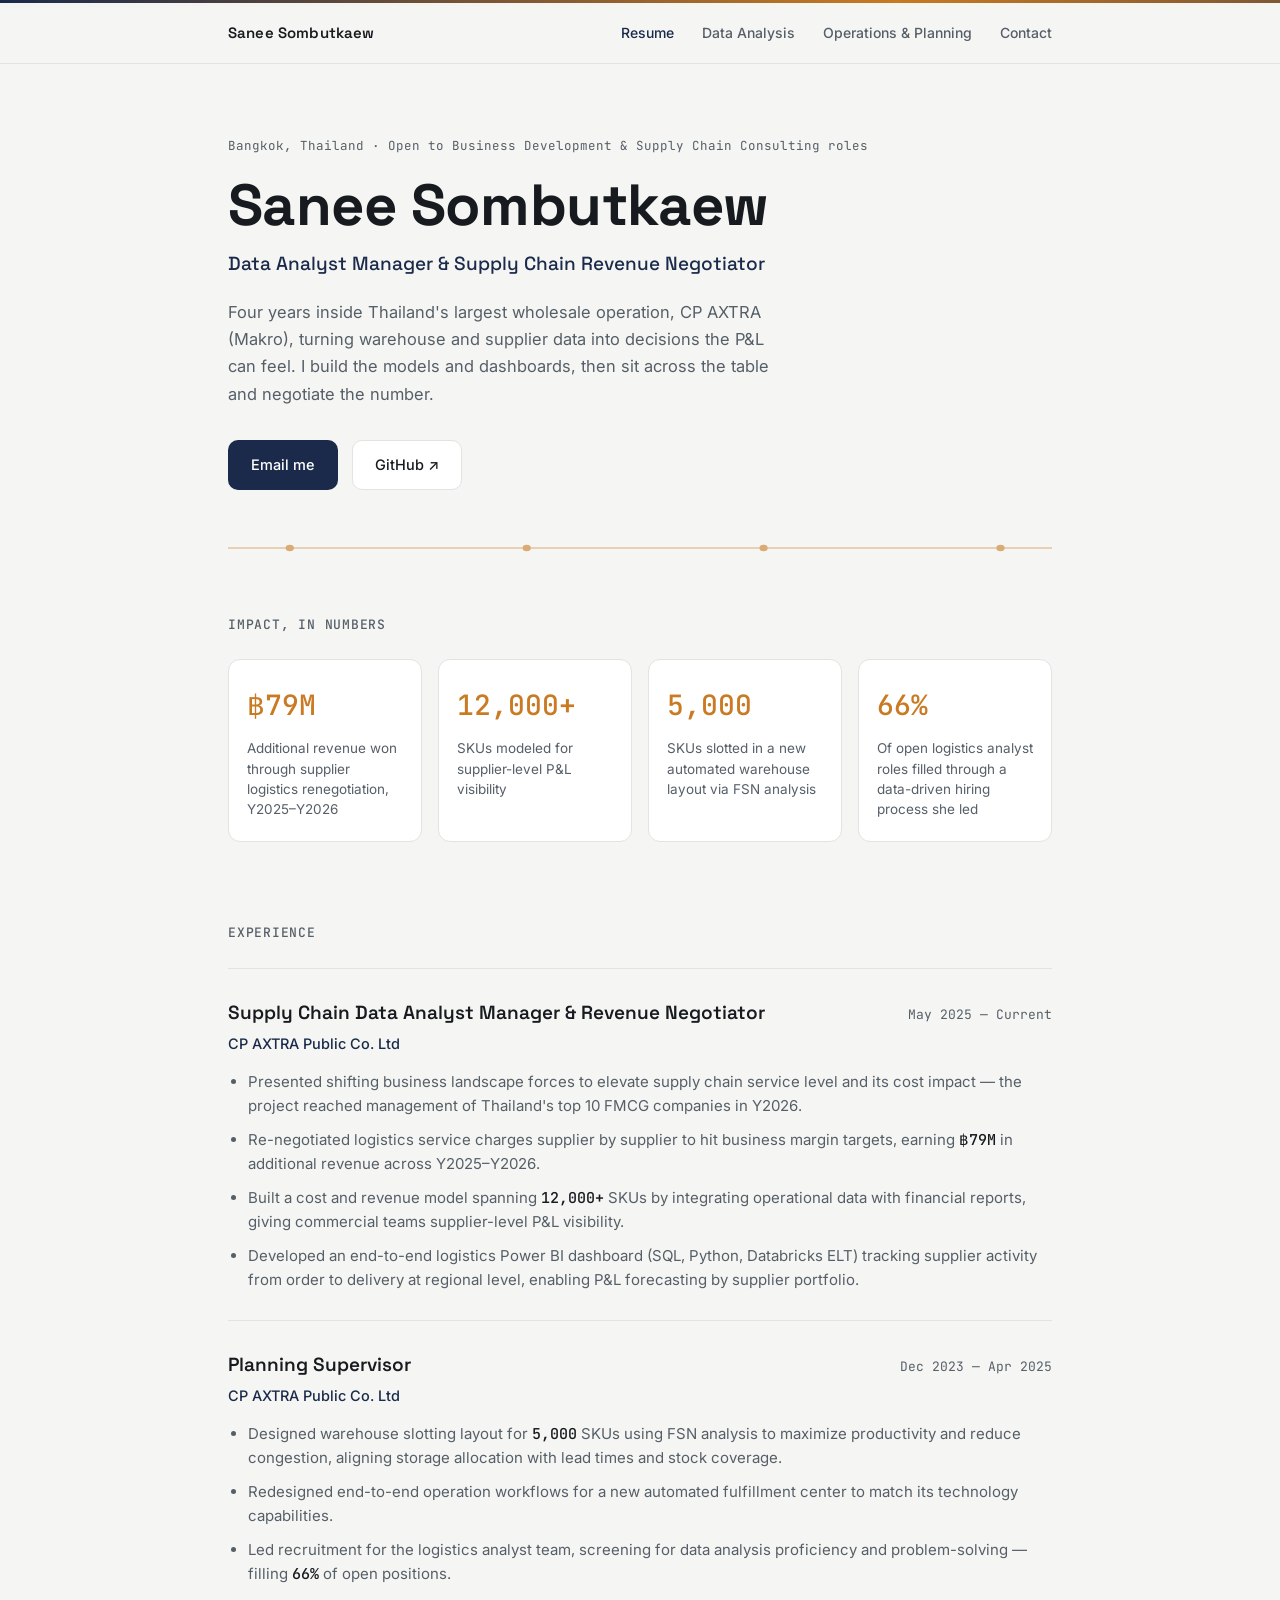
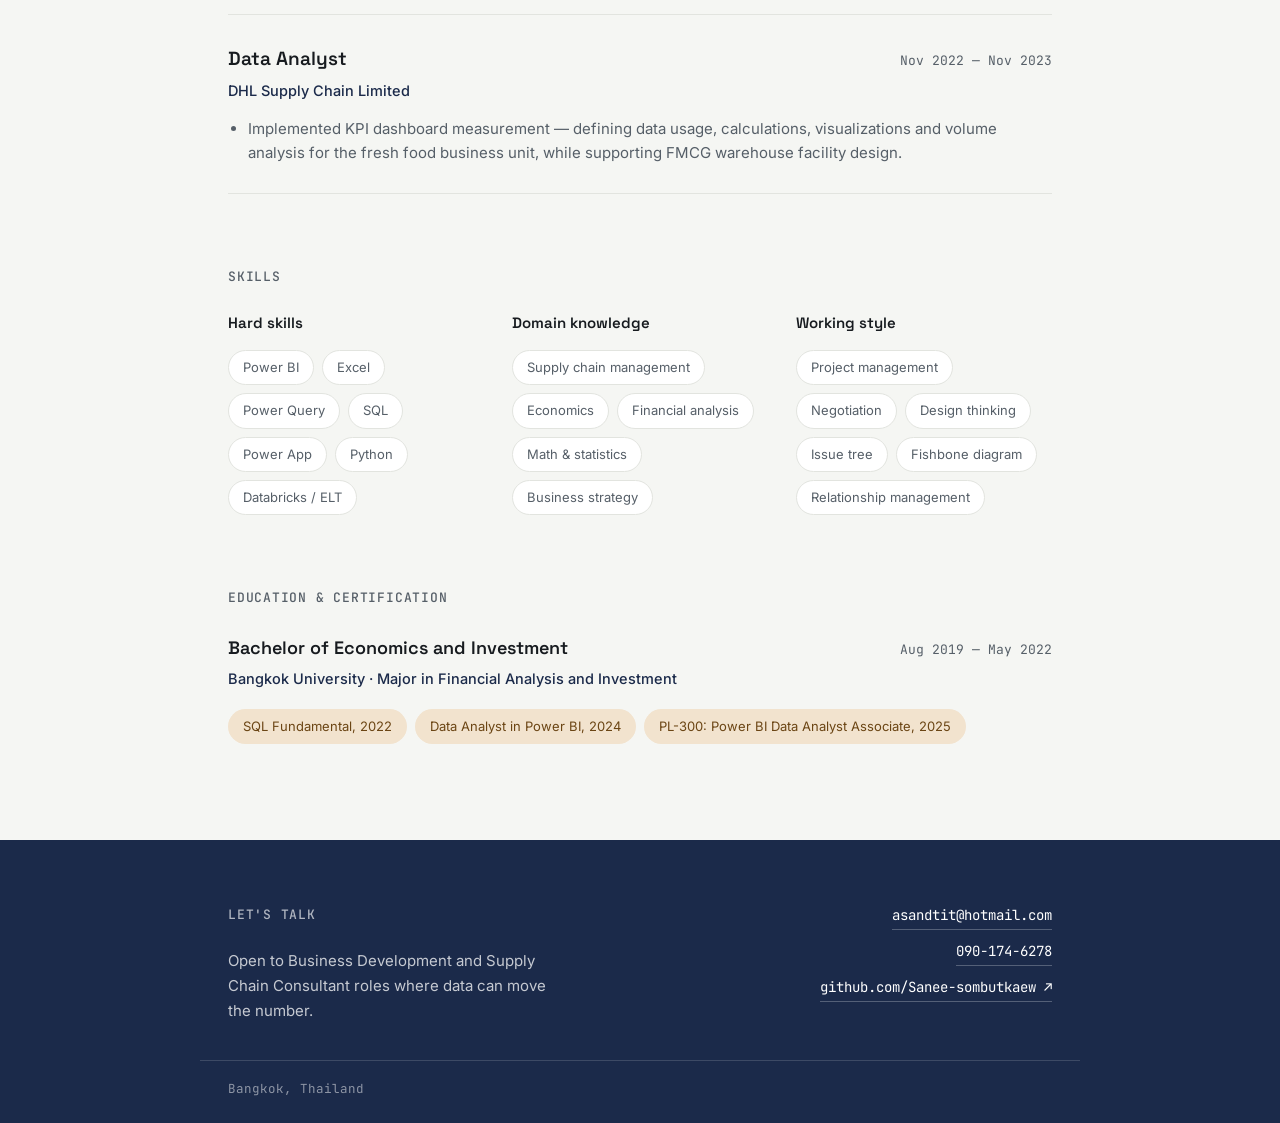
<file: index.html>
<!DOCTYPE html>
<html lang="en">
<head>
<meta charset="UTF-8">
<meta name="viewport" content="width=device-width, initial-scale=1.0">
<title>Sanee Sombutkaew — Data Analyst &amp; Supply Chain</title>
<meta name="description" content="Sanee Sombutkaew — Supply Chain Data Analyst Manager and Revenue Negotiator. Power BI, SQL, SCM.">
<link rel="preconnect" href="https://fonts.googleapis.com">
<link rel="preconnect" href="https://fonts.gstatic.com" crossorigin>
<link href="https://fonts.googleapis.com/css2?family=Space+Grotesk:wght@400;500;600;700&family=Inter:wght@400;500;600&family=JetBrains+Mono:wght@400;500&display=swap" rel="stylesheet">
<link rel="stylesheet" href="style.css">
</head>
<body>

<div class="flow-line" aria-hidden="true"></div>

<header class="nav">
  <div class="wrap nav-inner">
    <a class="nav-name" href="index.html">Sanee Sombutkaew</a>
    <button class="nav-toggle" id="navToggle" aria-label="Open menu" aria-expanded="false">
      <span></span><span></span><span></span>
    </button>
    <nav class="nav-links" id="navLinks">
      <a href="index.html" class="active">Resume</a>
      <a href="data-analysis.html">Data Analysis</a>
      <a href="operations-planning.html">Operations &amp; Planning</a>
      <a href="index.html#contact">Contact</a>
    </nav>
  </div>
</header>

<main>

  <!-- HERO -->
  <section class="hero wrap">
    <p class="eyebrow">Bangkok, Thailand · Open to Business Development &amp; Supply Chain Consulting roles</p>
    <h1>Sanee Sombutkaew</h1>
    <p class="role">Data Analyst Manager &amp; Supply Chain Revenue Negotiator</p>
    <p class="hero-bio">
      Four years inside Thailand's largest wholesale operation, CP AXTRA (Makro), turning warehouse and
      supplier data into decisions the P&amp;L can feel. I build the models and dashboards, then sit across
      the table and negotiate the number.
    </p>
    <div class="hero-actions">
      <a class="btn btn-primary" href="mailto:asandtit@hotmail.com">Email me</a>
      <a class="btn btn-ghost" href="https://github.com/Sanee-sombutkaew" target="_blank" rel="noopener">GitHub ↗</a>
    </div>
  </section>

  <div class="flow-divider" role="presentation">
    <svg viewBox="0 0 800 24" preserveAspectRatio="none" aria-hidden="true">
      <line x1="0" y1="12" x2="800" y2="12" stroke="currentColor" stroke-width="1"/>
      <circle cx="60" cy="12" r="4" fill="currentColor"/>
      <circle cx="290" cy="12" r="4" fill="currentColor"/>
      <circle cx="520" cy="12" r="4" fill="currentColor"/>
      <circle cx="750" cy="12" r="4" fill="currentColor"/>
    </svg>
  </div>

  <!-- IMPACT / STATS -->
  <section class="stats wrap" id="work">
    <h2 class="section-label">Impact, in numbers</h2>
    <div class="stat-grid">
      <div class="stat-card">
        <span class="stat-num">฿79M</span>
        <span class="stat-desc">Additional revenue won through supplier logistics renegotiation, Y2025–Y2026</span>
      </div>
      <div class="stat-card">
        <span class="stat-num">12,000+</span>
        <span class="stat-desc">SKUs modeled for supplier-level P&amp;L visibility</span>
      </div>
      <div class="stat-card">
        <span class="stat-num">5,000</span>
        <span class="stat-desc">SKUs slotted in a new automated warehouse layout via FSN analysis</span>
      </div>
      <div class="stat-card">
        <span class="stat-num">66%</span>
        <span class="stat-desc">Of open logistics analyst roles filled through a data-driven hiring process she led</span>
      </div>
    </div>
  </section>

  <!-- EXPERIENCE -->
  <section class="experience wrap" id="experience">
    <h2 class="section-label">Experience</h2>

    <article class="job">
      <div class="job-head">
        <div>
          <h3>Supply Chain Data Analyst Manager &amp; Revenue Negotiator</h3>
          <p class="job-company">CP AXTRA Public Co. Ltd</p>
        </div>
        <span class="job-date">May 2025 — Current</span>
      </div>
      <ul class="job-list">
        <li>Presented shifting business landscape forces to elevate supply chain service level and its cost impact — the project reached management of Thailand's top 10 FMCG companies in Y2026.</li>
        <li>Re-negotiated logistics service charges supplier by supplier to hit business margin targets, earning <span class="mono">฿79M</span> in additional revenue across Y2025–Y2026.</li>
        <li>Built a cost and revenue model spanning <span class="mono">12,000+</span> SKUs by integrating operational data with financial reports, giving commercial teams supplier-level P&amp;L visibility.</li>
        <li>Developed an end-to-end logistics Power BI dashboard (SQL, Python, Databricks ELT) tracking supplier activity from order to delivery at regional level, enabling P&amp;L forecasting by supplier portfolio.</li>
      </ul>
    </article>

    <article class="job">
      <div class="job-head">
        <div>
          <h3>Planning Supervisor</h3>
          <p class="job-company">CP AXTRA Public Co. Ltd</p>
        </div>
        <span class="job-date">Dec 2023 — Apr 2025</span>
      </div>
      <ul class="job-list">
        <li>Designed warehouse slotting layout for <span class="mono">5,000</span> SKUs using FSN analysis to maximize productivity and reduce congestion, aligning storage allocation with lead times and stock coverage.</li>
        <li>Redesigned end-to-end operation workflows for a new automated fulfillment center to match its technology capabilities.</li>
        <li>Led recruitment for the logistics analyst team, screening for data analysis proficiency and problem-solving — filling <span class="mono">66%</span> of open positions.</li>
      </ul>
    </article>

    <article class="job">
      <div class="job-head">
        <div>
          <h3>Data Analyst</h3>
          <p class="job-company">DHL Supply Chain Limited</p>
        </div>
        <span class="job-date">Nov 2022 — Nov 2023</span>
      </div>
      <ul class="job-list">
        <li>Implemented KPI dashboard measurement — defining data usage, calculations, visualizations and volume analysis for the fresh food business unit, while supporting FMCG warehouse facility design.</li>
      </ul>
    </article>
  </section>

  <!-- SKILLS -->
  <section class="skills wrap" id="skills">
    <h2 class="section-label">Skills</h2>
    <div class="skills-grid">
      <div class="skill-group">
        <h4>Hard skills</h4>
        <div class="tags">
          <span class="tag">Power BI</span>
          <span class="tag">Excel</span>
          <span class="tag">Power Query</span>
          <span class="tag">SQL</span>
          <span class="tag">Power App</span>
          <span class="tag">Python</span>
          <span class="tag">Databricks / ELT</span>
        </div>
      </div>
      <div class="skill-group">
        <h4>Domain knowledge</h4>
        <div class="tags">
          <span class="tag">Supply chain management</span>
          <span class="tag">Economics</span>
          <span class="tag">Financial analysis</span>
          <span class="tag">Math &amp; statistics</span>
          <span class="tag">Business strategy</span>
        </div>
      </div>
      <div class="skill-group">
        <h4>Working style</h4>
        <div class="tags">
          <span class="tag">Project management</span>
          <span class="tag">Negotiation</span>
          <span class="tag">Design thinking</span>
          <span class="tag">Issue tree</span>
          <span class="tag">Fishbone diagram</span>
          <span class="tag">Relationship management</span>
        </div>
      </div>
    </div>
  </section>

  <!-- EDUCATION -->
  <section class="education wrap">
    <h2 class="section-label">Education &amp; certification</h2>
    <div class="edu-row">
      <div>
        <h3>Bachelor of Economics and Investment</h3>
        <p class="job-company">Bangkok University · Major in Financial Analysis and Investment</p>
      </div>
      <span class="job-date">Aug 2019 — May 2022</span>
    </div>
    <div class="tags cert-tags">
      <span class="tag">SQL Fundamental, 2022</span>
      <span class="tag">Data Analyst in Power BI, 2024</span>
      <span class="tag">PL-300: Power BI Data Analyst Associate, 2025</span>
    </div>
  </section>

</main>

<footer class="footer" id="contact">
  <div class="wrap footer-inner">
    <div>
      <h2 class="section-label light">Let's talk</h2>
      <p class="footer-text">Open to Business Development and Supply Chain Consultant roles where data can move the number.</p>
    </div>
    <div class="footer-links">
      <a href="mailto:asandtit@hotmail.com">asandtit@hotmail.com</a>
      <a href="tel:0901746278">090-174-6278</a>
      <a href="https://github.com/Sanee-sombutkaew" target="_blank" rel="noopener">github.com/Sanee-sombutkaew ↗</a>
    </div>
  </div>
  <p class="footer-bottom wrap">Bangkok, Thailand</p>
</footer>

<script src="script.js"></script>
</body>
</html>
</file>
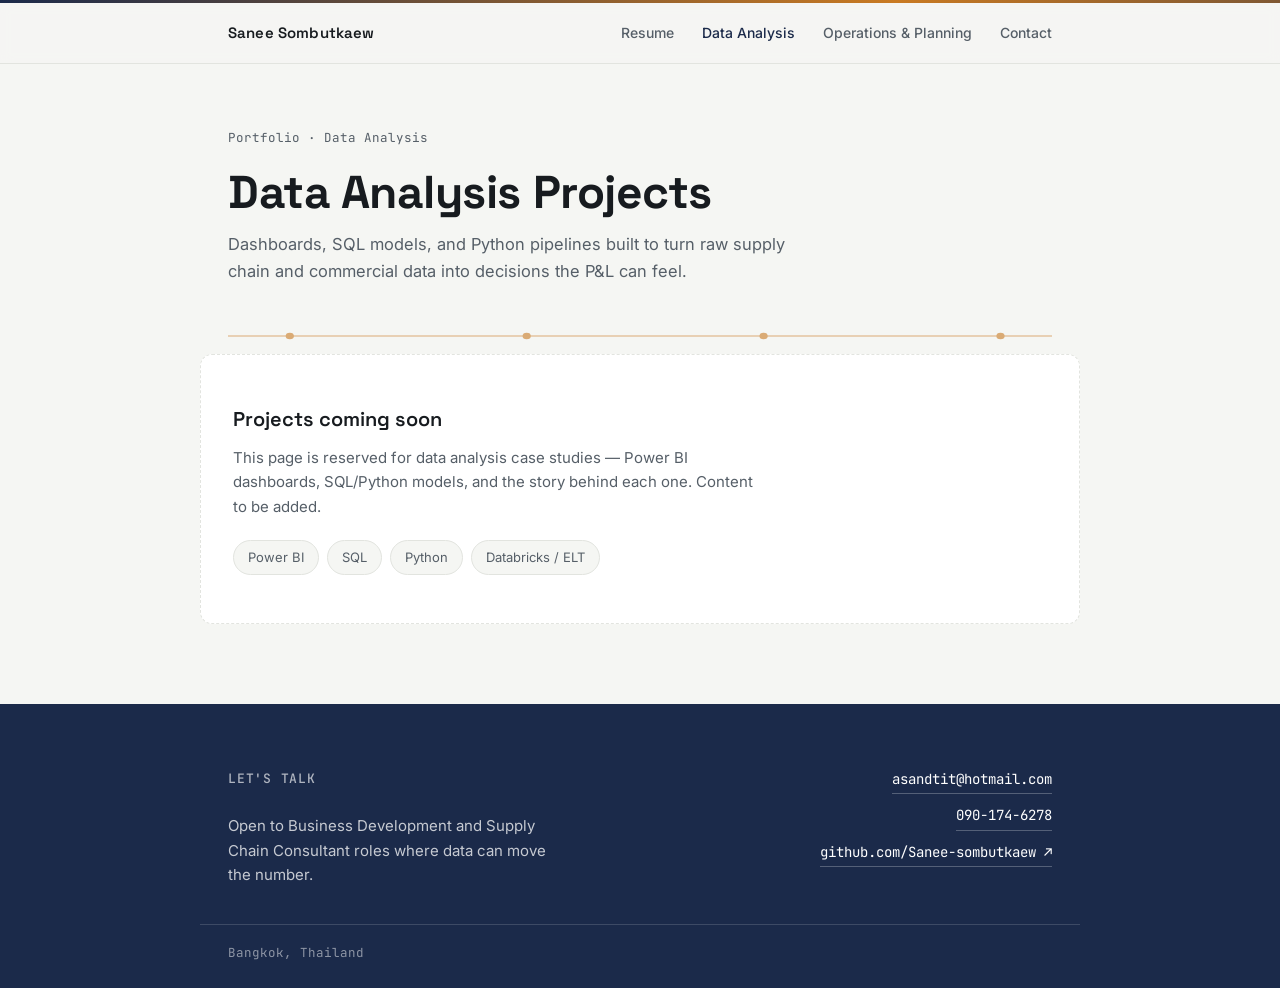
<file: data-analysis.html>
<!DOCTYPE html>
<html lang="en">
<head>
<meta charset="UTF-8">
<meta name="viewport" content="width=device-width, initial-scale=1.0">
<title>Data Analysis Projects — Sanee Sombutkaew</title>
<meta name="description" content="Data analysis projects by Sanee Sombutkaew — Power BI, SQL, Python, Databricks.">
<link rel="preconnect" href="https://fonts.googleapis.com">
<link rel="preconnect" href="https://fonts.gstatic.com" crossorigin>
<link href="https://fonts.googleapis.com/css2?family=Space+Grotesk:wght@400;500;600;700&family=Inter:wght@400;500;600&family=JetBrains+Mono:wght@400;500&display=swap" rel="stylesheet">
<link rel="stylesheet" href="style.css">
</head>
<body>

<div class="flow-line" aria-hidden="true"></div>

<header class="nav">
  <div class="wrap nav-inner">
    <a class="nav-name" href="index.html">Sanee Sombutkaew</a>
    <button class="nav-toggle" id="navToggle" aria-label="Open menu" aria-expanded="false">
      <span></span><span></span><span></span>
    </button>
    <nav class="nav-links" id="navLinks">
      <a href="index.html">Resume</a>
      <a href="data-analysis.html" class="active">Data Analysis</a>
      <a href="operations-planning.html">Operations &amp; Planning</a>
      <a href="index.html#contact">Contact</a>
    </nav>
  </div>
</header>

<main>

  <!-- HERO -->
  <section class="project-hero wrap">
    <p class="eyebrow">Portfolio · Data Analysis</p>
    <h1>Data Analysis Projects</h1>
    <p class="hero-bio">
      Dashboards, SQL models, and Python pipelines built to turn raw supply chain and
      commercial data into decisions the P&amp;L can feel.
    </p>
  </section>

  <div class="flow-divider" role="presentation">
    <svg viewBox="0 0 800 24" preserveAspectRatio="none" aria-hidden="true">
      <line x1="0" y1="12" x2="800" y2="12" stroke="currentColor" stroke-width="1"/>
      <circle cx="60" cy="12" r="4" fill="currentColor"/>
      <circle cx="290" cy="12" r="4" fill="currentColor"/>
      <circle cx="520" cy="12" r="4" fill="currentColor"/>
      <circle cx="750" cy="12" r="4" fill="currentColor"/>
    </svg>
  </div>

  <!-- PLACEHOLDER: project cards go here -->
  <section class="placeholder-panel">
    <h2>Projects coming soon</h2>
    <p>This page is reserved for data analysis case studies — Power BI dashboards, SQL/Python models, and the story behind each one. Content to be added.</p>
    <div class="tags">
      <span class="tag">Power BI</span>
      <span class="tag">SQL</span>
      <span class="tag">Python</span>
      <span class="tag">Databricks / ELT</span>
    </div>
  </section>

</main>

<footer class="footer">
  <div class="wrap footer-inner">
    <div>
      <h2 class="section-label light">Let's talk</h2>
      <p class="footer-text">Open to Business Development and Supply Chain Consultant roles where data can move the number.</p>
    </div>
    <div class="footer-links">
      <a href="mailto:asandtit@hotmail.com">asandtit@hotmail.com</a>
      <a href="tel:0901746278">090-174-6278</a>
      <a href="https://github.com/Sanee-sombutkaew" target="_blank" rel="noopener">github.com/Sanee-sombutkaew ↗</a>
    </div>
  </div>
  <p class="footer-bottom wrap">Bangkok, Thailand</p>
</footer>

<script src="script.js"></script>
</body>
</html>
</file>
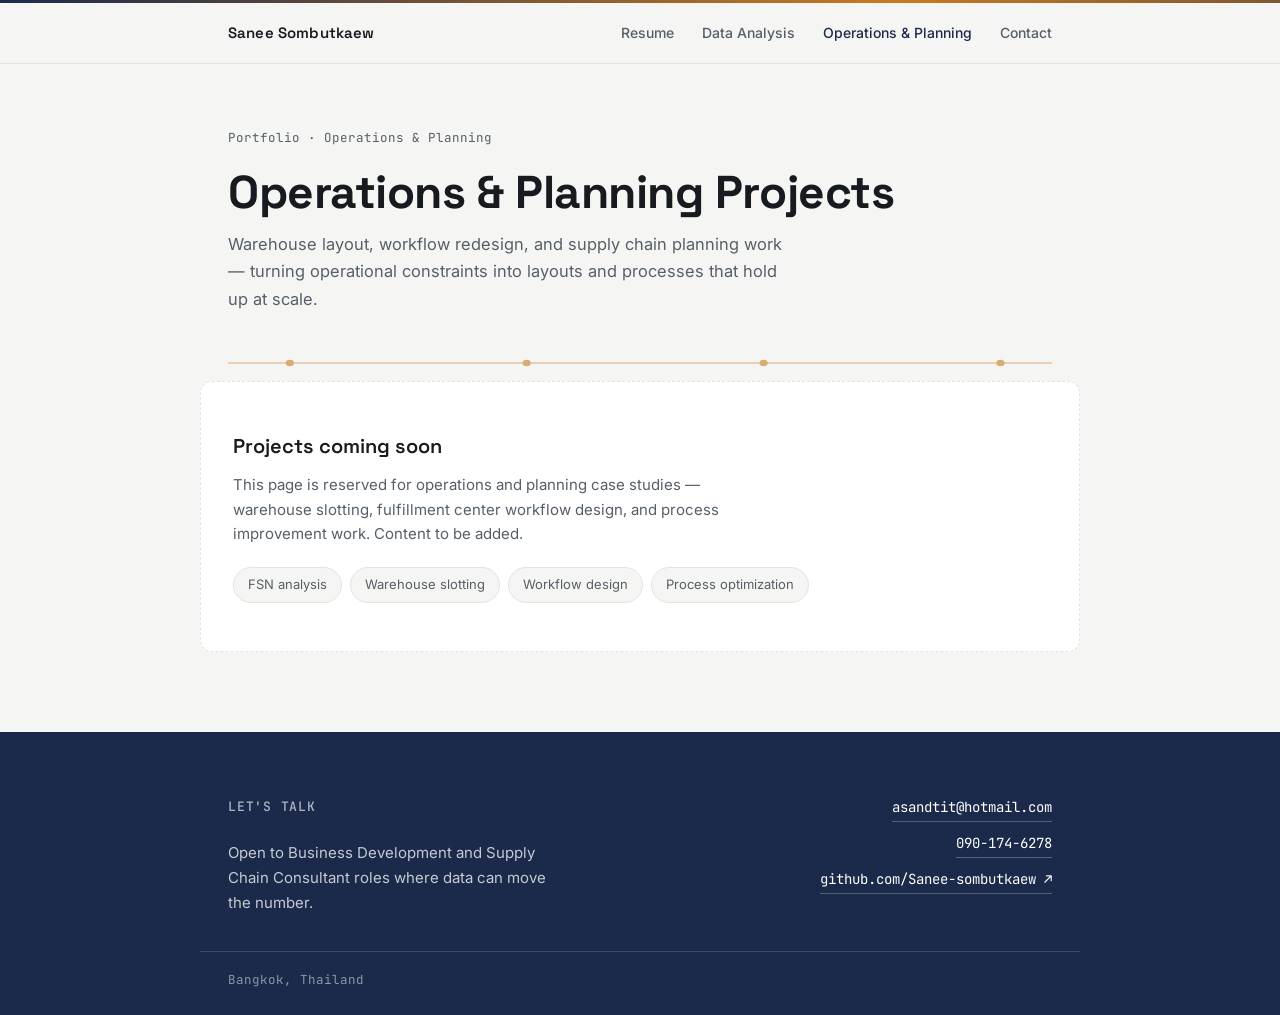
<file: operations-planning.html>
<!DOCTYPE html>
<html lang="en">
<head>
<meta charset="UTF-8">
<meta name="viewport" content="width=device-width, initial-scale=1.0">
<title>Operations &amp; Planning Projects — Sanee Sombutkaew</title>
<meta name="description" content="Operations and planning projects by Sanee Sombutkaew — warehouse slotting, workflow design, supply chain planning.">
<link rel="preconnect" href="https://fonts.googleapis.com">
<link rel="preconnect" href="https://fonts.gstatic.com" crossorigin>
<link href="https://fonts.googleapis.com/css2?family=Space+Grotesk:wght@400;500;600;700&family=Inter:wght@400;500;600&family=JetBrains+Mono:wght@400;500&display=swap" rel="stylesheet">
<link rel="stylesheet" href="style.css">
</head>
<body>

<div class="flow-line" aria-hidden="true"></div>

<header class="nav">
  <div class="wrap nav-inner">
    <a class="nav-name" href="index.html">Sanee Sombutkaew</a>
    <button class="nav-toggle" id="navToggle" aria-label="Open menu" aria-expanded="false">
      <span></span><span></span><span></span>
    </button>
    <nav class="nav-links" id="navLinks">
      <a href="index.html">Resume</a>
      <a href="data-analysis.html">Data Analysis</a>
      <a href="operations-planning.html" class="active">Operations &amp; Planning</a>
      <a href="index.html#contact">Contact</a>
    </nav>
  </div>
</header>

<main>

  <!-- HERO -->
  <section class="project-hero wrap">
    <p class="eyebrow">Portfolio · Operations &amp; Planning</p>
    <h1>Operations &amp; Planning Projects</h1>
    <p class="hero-bio">
      Warehouse layout, workflow redesign, and supply chain planning work — turning operational
      constraints into layouts and processes that hold up at scale.
    </p>
  </section>

  <div class="flow-divider" role="presentation">
    <svg viewBox="0 0 800 24" preserveAspectRatio="none" aria-hidden="true">
      <line x1="0" y1="12" x2="800" y2="12" stroke="currentColor" stroke-width="1"/>
      <circle cx="60" cy="12" r="4" fill="currentColor"/>
      <circle cx="290" cy="12" r="4" fill="currentColor"/>
      <circle cx="520" cy="12" r="4" fill="currentColor"/>
      <circle cx="750" cy="12" r="4" fill="currentColor"/>
    </svg>
  </div>

  <!-- PLACEHOLDER: project cards go here -->
  <section class="placeholder-panel">
    <h2>Projects coming soon</h2>
    <p>This page is reserved for operations and planning case studies — warehouse slotting, fulfillment center workflow design, and process improvement work. Content to be added.</p>
    <div class="tags">
      <span class="tag">FSN analysis</span>
      <span class="tag">Warehouse slotting</span>
      <span class="tag">Workflow design</span>
      <span class="tag">Process optimization</span>
    </div>
  </section>

</main>

<footer class="footer">
  <div class="wrap footer-inner">
    <div>
      <h2 class="section-label light">Let's talk</h2>
      <p class="footer-text">Open to Business Development and Supply Chain Consultant roles where data can move the number.</p>
    </div>
    <div class="footer-links">
      <a href="mailto:asandtit@hotmail.com">asandtit@hotmail.com</a>
      <a href="tel:0901746278">090-174-6278</a>
      <a href="https://github.com/Sanee-sombutkaew" target="_blank" rel="noopener">github.com/Sanee-sombutkaew ↗</a>
    </div>
  </div>
  <p class="footer-bottom wrap">Bangkok, Thailand</p>
</footer>

<script src="script.js"></script>
</body>
</html>
</file>
<file: style.css>
:root {
  --bg: #F5F6F3;
  --surface: #FFFFFF;
  --ink: #171B1F;
  --ink-soft: #565F68;
  --border: #E2E4DF;
  --navy: #1B2A4A;
  --amber: #C97A22;
  --amber-soft: #F2E3CE;
  --radius: 10px;
  --max: 880px;
  --font-display: 'Space Grotesk', sans-serif;
  --font-body: 'Inter', sans-serif;
  --font-mono: 'JetBrains Mono', monospace;
}

* { box-sizing: border-box; }

html { scroll-behavior: smooth; }

@media (prefers-reduced-motion: reduce) {
  html { scroll-behavior: auto; }
  * { animation: none !important; transition: none !important; }
}

body {
  margin: 0;
  background: var(--bg);
  color: var(--ink);
  font-family: var(--font-body);
  font-size: 16px;
  line-height: 1.65;
  -webkit-font-smoothing: antialiased;
}

.wrap {
  max-width: var(--max);
  margin: 0 auto;
  padding: 0 28px;
}

/* Signature top flow bar */
.flow-line {
  height: 3px;
  width: 100%;
  background: linear-gradient(90deg, var(--navy) 0%, var(--amber) 35%, var(--navy) 70%, var(--amber) 100%);
  background-size: 200% 100%;
  animation: flow 8s linear infinite;
}
@keyframes flow {
  from { background-position: 0% 0; }
  to { background-position: 200% 0; }
}

/* Nav */
.nav {
  position: sticky;
  top: 0;
  background: rgba(245, 246, 243, 0.9);
  backdrop-filter: blur(6px);
  border-bottom: 0.5px solid var(--border);
  z-index: 20;
}
.nav-inner {
  display: flex;
  align-items: center;
  justify-content: space-between;
  height: 60px;
}
.nav-name {
  font-family: var(--font-display);
  font-weight: 600;
  font-size: 15px;
  letter-spacing: 0.01em;
  color: var(--ink);
  text-decoration: none;
}
.nav-links {
  display: flex;
  align-items: center;
  gap: 28px;
}
.nav-links a {
  color: var(--ink-soft);
  text-decoration: none;
  font-size: 14px;
  font-weight: 500;
  transition: color 0.15s ease;
}
.nav-links a:hover,
.nav-links a:focus-visible {
  color: var(--navy);
}
.nav-links a.active {
  color: var(--navy);
}
.nav-toggle {
  display: none;
  flex-direction: column;
  gap: 5px;
  background: none;
  border: none;
  cursor: pointer;
  padding: 8px;
}
.nav-toggle span {
  width: 20px;
  height: 2px;
  background: var(--ink);
}

/* Hero */
.hero {
  padding: 72px 28px 48px;
}
.eyebrow {
  font-family: var(--font-mono);
  font-size: 12.5px;
  color: var(--ink-soft);
  text-transform: none;
  margin: 0 0 18px;
}
.hero h1 {
  font-family: var(--font-display);
  font-size: clamp(38px, 6vw, 58px);
  font-weight: 700;
  line-height: 1.05;
  margin: 0 0 12px;
  letter-spacing: -0.01em;
}
.role {
  font-family: var(--font-display);
  font-size: 19px;
  font-weight: 500;
  color: var(--navy);
  margin: 0 0 20px;
}
.hero-bio {
  max-width: 560px;
  color: var(--ink-soft);
  font-size: 16.5px;
  margin: 0 0 32px;
}
.hero-actions {
  display: flex;
  gap: 14px;
  flex-wrap: wrap;
}
.btn {
  display: inline-flex;
  align-items: center;
  padding: 12px 22px;
  border-radius: var(--radius);
  font-family: var(--font-body);
  font-size: 14.5px;
  font-weight: 500;
  text-decoration: none;
  border: 1px solid transparent;
  transition: transform 0.12s ease, background 0.15s ease;
}
.btn:hover { transform: translateY(-1px); }
.btn-primary {
  background: var(--navy);
  color: #fff;
}
.btn-primary:hover { background: #16233c; }
.btn-ghost {
  border-color: var(--border);
  color: var(--ink);
  background: var(--surface);
}
.btn-ghost:hover { border-color: var(--navy); }

/* Flow divider between sections */
.flow-divider {
  color: var(--border);
  max-width: var(--max);
  margin: 0 auto;
  padding: 0 28px;
}
.flow-divider svg {
  width: 100%;
  height: 20px;
  display: block;
  color: var(--amber);
  opacity: 0.6;
}

/* Section labels */
.section-label {
  font-family: var(--font-mono);
  font-size: 13px;
  font-weight: 500;
  color: var(--ink-soft);
  text-transform: uppercase;
  letter-spacing: 0.06em;
  margin: 0 0 24px;
}
.section-label.light { color: rgba(255,255,255,0.65); }

/* Stats */
.stats { padding: 56px 28px 16px; }
.stat-grid {
  display: grid;
  grid-template-columns: repeat(4, minmax(0, 1fr));
  gap: 16px;
}
.stat-card {
  background: var(--surface);
  border: 0.5px solid var(--border);
  border-radius: 12px;
  padding: 22px 18px;
  display: flex;
  flex-direction: column;
  gap: 10px;
}
.stat-num {
  font-family: var(--font-mono);
  font-size: 28px;
  font-weight: 500;
  color: var(--amber);
}
.stat-desc {
  font-size: 13.5px;
  color: var(--ink-soft);
  line-height: 1.5;
}

/* Experience */
.experience { padding: 64px 28px; }
.job {
  padding: 28px 0;
  border-top: 0.5px solid var(--border);
}
.job:last-child { border-bottom: 0.5px solid var(--border); }
.job-head {
  display: flex;
  justify-content: space-between;
  align-items: baseline;
  gap: 16px;
  margin-bottom: 14px;
  flex-wrap: wrap;
}
.job-head h3 {
  font-family: var(--font-display);
  font-size: 19px;
  font-weight: 600;
  margin: 0 0 4px;
}
.job-company {
  margin: 0;
  color: var(--navy);
  font-size: 14.5px;
  font-weight: 500;
}
.job-date {
  font-family: var(--font-mono);
  font-size: 13px;
  color: var(--ink-soft);
  white-space: nowrap;
}
.job-list {
  margin: 0;
  padding-left: 20px;
  display: flex;
  flex-direction: column;
  gap: 10px;
}
.job-list li {
  color: var(--ink-soft);
  font-size: 15px;
  line-height: 1.6;
}
.mono {
  font-family: var(--font-mono);
  color: var(--ink);
  font-weight: 500;
}

/* Skills */
.skills { padding: 8px 28px 64px; }
.skills-grid {
  display: grid;
  grid-template-columns: repeat(3, minmax(0, 1fr));
  gap: 28px;
}
.skill-group h4 {
  font-family: var(--font-display);
  font-size: 15px;
  font-weight: 600;
  margin: 0 0 14px;
}
.tags {
  display: flex;
  flex-wrap: wrap;
  gap: 8px;
}
.tag {
  background: var(--surface);
  border: 0.5px solid var(--border);
  border-radius: 999px;
  padding: 6px 14px;
  font-size: 13px;
  color: var(--ink-soft);
}

/* Education */
.education { padding: 8px 28px 72px; }
.edu-row {
  display: flex;
  justify-content: space-between;
  align-items: baseline;
  flex-wrap: wrap;
  gap: 16px;
  margin-bottom: 18px;
}
.edu-row h3 {
  font-family: var(--font-display);
  font-size: 18px;
  font-weight: 600;
  margin: 0 0 4px;
}
.cert-tags .tag { background: var(--amber-soft); border-color: transparent; color: #6b4514; }

/* Project landing pages (data analysis / operations & planning) */
.project-hero {
  padding: 64px 28px 40px;
}
.project-hero h1 {
  font-family: var(--font-display);
  font-size: clamp(32px, 5vw, 46px);
  font-weight: 700;
  line-height: 1.1;
  margin: 0 0 14px;
  letter-spacing: -0.01em;
}
.project-hero .hero-bio { margin-bottom: 0; }

.placeholder-panel {
  margin: 8px 28px 80px;
  max-width: var(--max);
  margin-left: auto;
  margin-right: auto;
  background: var(--surface);
  border: 0.5px dashed var(--border);
  border-radius: 12px;
  padding: 48px 32px;
  text-align: left;
}
.placeholder-panel h2 {
  font-family: var(--font-display);
  font-size: 20px;
  font-weight: 600;
  margin: 0 0 10px;
}
.placeholder-panel p {
  color: var(--ink-soft);
  font-size: 15px;
  margin: 0 0 20px;
  max-width: 520px;
}
.placeholder-panel .tag { background: var(--bg); }

/* Footer */
.footer {
  background: var(--navy);
  color: #fff;
  padding: 64px 28px 24px;
  margin-top: 24px;
}
.footer-inner {
  display: flex;
  justify-content: space-between;
  gap: 32px;
  flex-wrap: wrap;
  padding-bottom: 36px;
}
.footer-text {
  color: rgba(255,255,255,0.75);
  max-width: 340px;
  margin: 0;
  font-size: 15px;
}
.footer-links {
  display: flex;
  flex-direction: column;
  gap: 10px;
  align-items: flex-end;
}
.footer-links a {
  color: #fff;
  text-decoration: none;
  font-family: var(--font-mono);
  font-size: 14px;
  border-bottom: 1px solid rgba(255,255,255,0.25);
  padding-bottom: 2px;
}
.footer-links a:hover { border-color: var(--amber); color: var(--amber); }
.footer-bottom {
  border-top: 0.5px solid rgba(255,255,255,0.15);
  padding-top: 18px;
  font-size: 12.5px;
  color: rgba(255,255,255,0.5);
  font-family: var(--font-mono);
}

/* Responsive */
@media (max-width: 760px) {
  .stat-grid { grid-template-columns: repeat(2, minmax(0, 1fr)); }
  .skills-grid { grid-template-columns: 1fr; }
  .nav-links {
    position: absolute;
    top: 60px;
    left: 0;
    right: 0;
    background: var(--bg);
    border-bottom: 0.5px solid var(--border);
    flex-direction: column;
    align-items: flex-start;
    padding: 16px 28px;
    gap: 16px;
    display: none;
  }
  .nav-links.open { display: flex; }
  .nav-toggle { display: flex; }
  .footer-inner { flex-direction: column; }
  .footer-links { align-items: flex-start; }
}

/* Focus visibility */
a:focus-visible, button:focus-visible {
  outline: 2px solid var(--amber);
  outline-offset: 2px;
}
</file>
